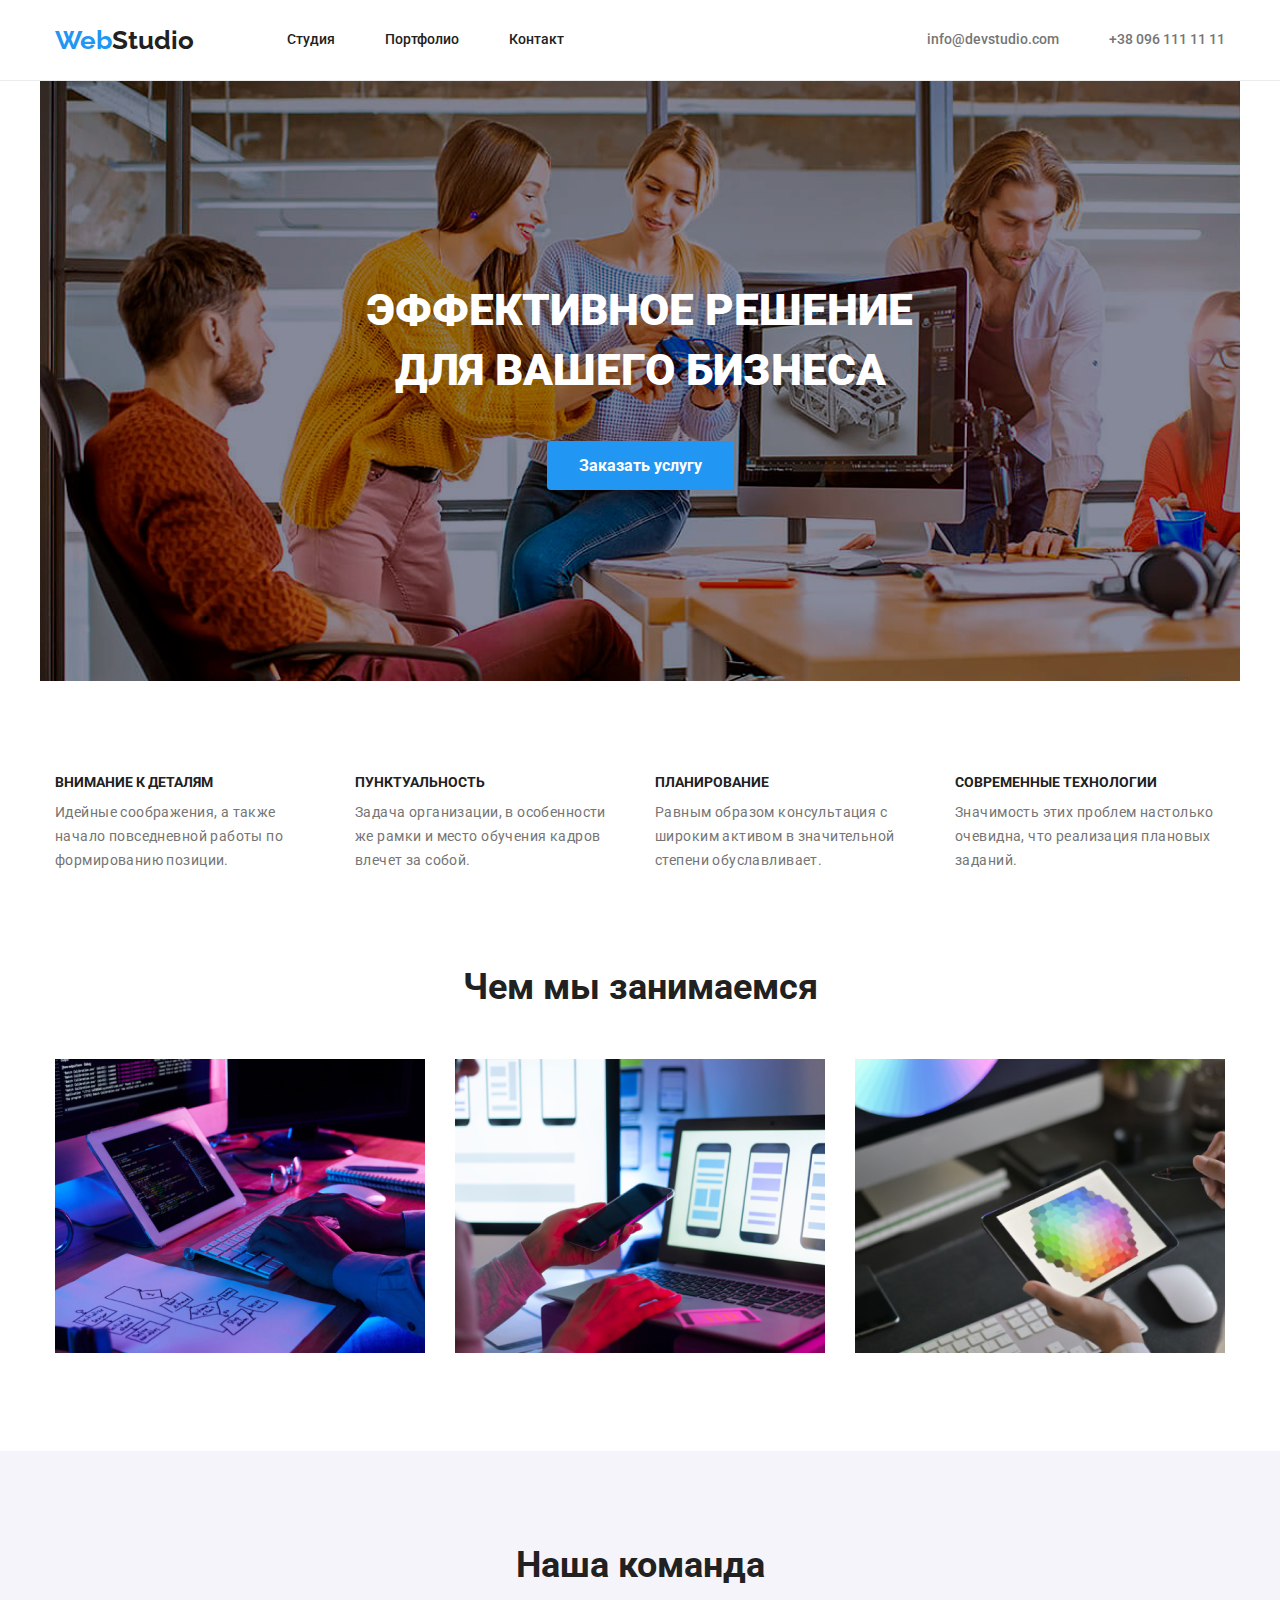
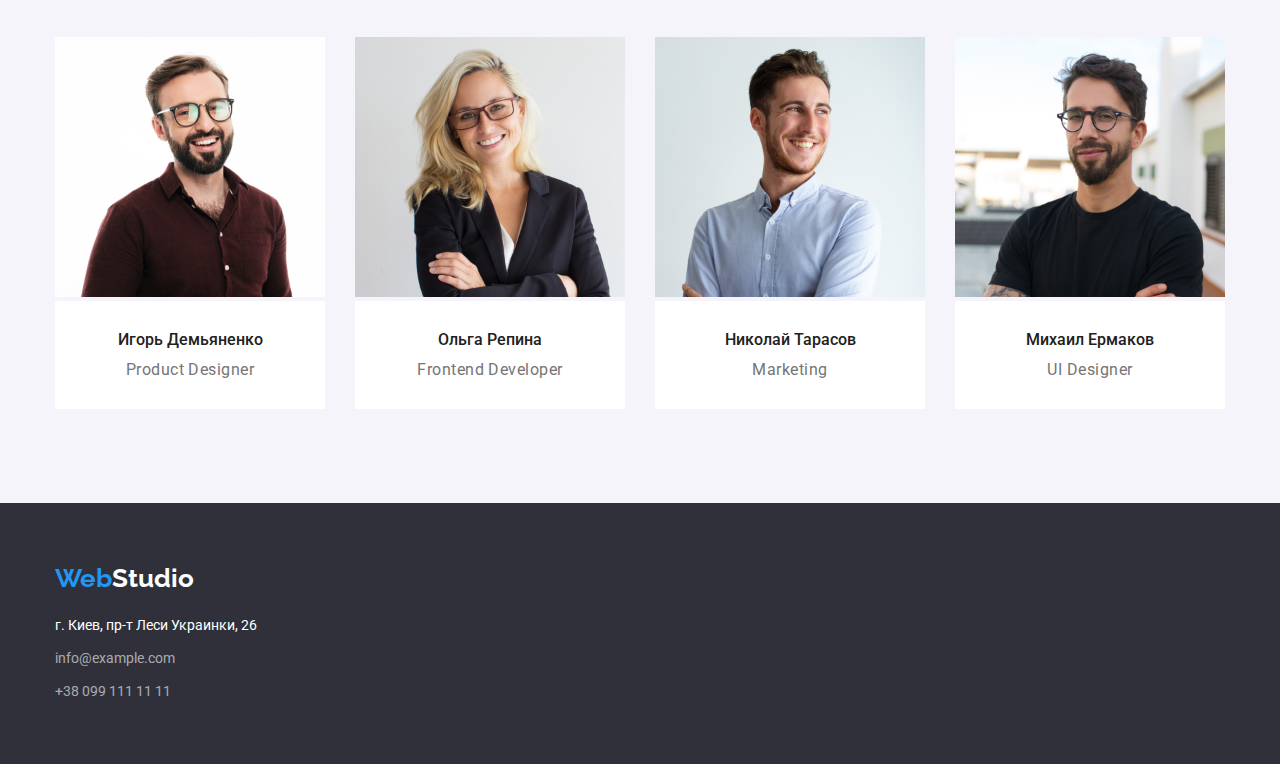
<file: index.html>
<!DOCTYPE html>
<html lang="ru">

<head>
    <meta charset="UTF-8">
    <meta http-equiv="X-UA-Compatible" content="IE=edge">
    <meta name="viewport" content="width=device-width, initial-scale=1.0">
    <title>Document</title>
  
    <link rel="preconnect" href="https://fonts.googleapis.com">
    <link rel="preconnect" href="https://fonts.gstatic.com" crossorigin>
    <link
        href="https://fonts.googleapis.com/css2?family=Montserrat:wght@400;700&family=Raleway:wght@700&family=Roboto:wght@400;500;700;900&display=swap"
        rel="stylesheet">
        <link rel="stylesheet" href="./modern-normalize.css">
        <link rel="stylesheet" href="./css/style.css">
</head>

<body>
    <!--Шапка  -->
    <header>
            <div class="header container">
            <!-- <div class="main-nav"> -->
                <nav class="nav">
                    <!-- логотип -->
                    <a href="#" class="logo">
                        <span class="primery-logo">Web</span>Studio
                    </a>
                    <!-- список навигации -->
                    <ul class="nav-link">
                        <li class="nav-item"><a href="./index.html">Студия</a></li>
                        <li class="nav-item"><a href="./portfolio.html">Портфолио</a></li>
                        <li class="nav-item"><a href="">Контакт</a></li>
                </nav>
                <div class="auth-nav">
                    <a class="header-kontacts" href="info@devstudio.com">info@devstudio.com</a>
                    <a class="header-kontacts" href="+38-096-111-11-11">+38 096 111 11 11</a>
                </div>
            </div>
      
        
    </header>
<!-- главный заголовок Эффективные решения для вашего бизнеса-->
    <main>
        
    <section class="">
        <div class="container primery-section">
                <h1 class="main-heading">ЭФФЕКТИВНОЕ РЕШЕНИЕ<br> ДЛЯ ВАШЕГО БИЗНЕСА</h1>
                <button class="button-order-servise" type="button">Заказать услугу</button>
        </div> 
    </section>
        
    
    <!-- особенности -->
    <section class="section">
        <div class="container">
            <h2 class="list-heading">Особенности</h2>
            <ul class="list-link">
                <li class="list-item">
                    <h3 class="list-peculiarities">Внимание к деталям</h3>
                    <p class="list-peculiarities-text">Идейные соображения, а также начало повседневной работы по формированию
                        позиции.</p>
                </li>
                <li class="list-item">
                    <h3 class="list-peculiarities">Пунктуальность</h3>
                    <p class="list-peculiarities-text">Задача организации, в особенности же рамки и место обучения кадров влечет
                        за собой.</p>
                </li>
                <li class="list-item">
                    <h3 class="list-peculiarities">Планирование</h3>
                    <p class="list-peculiarities-text">Равным образом консультация с широким активом в значительной степени
                        обуславливает.</p>
                </li>
                <li class="list-item">
                    <h3 class="list-peculiarities">Современные технологии</h3>
                    <p class="list-peculiarities-text">Значимость этих проблем настолько очевидна, что реализация плановых
                        заданий.</p>
                </li>
            </ul>
        </div>
       
    </section>
    <!-- чем мы занимаемся -->
    <section class="section top">
        <div class="container">
            <h2 class="second-heading">Чем мы занимаемся</h2>
        <ul class="second-list">
            <li class="second-item"><img src="images/img.jpg" alt="компьютер" width="370"> </li>
            <li class="second-item"><img src="images/img.(1).jpg" alt="телефон" width="370"> </li>
            <li class="second-item"><img src="images/img.(2).jpg" alt="планшет" width="370"> </li>
        </ul>
    </div>
       
    
    </section >
    <!-- наша команда -->
  
    <section class="our-comand">
        <div class=" container">
            <h2 class="second-heading">Наша команда</h2>
            <ul class="comand">
                <li class="comand-name"> <img src="images/igor.jpg" alt="Игорь-Демьяненко" width="270">
                   <div class="comand-name-box">
                    <h3>Игорь Демьяненко</h3>
                    <p class="comand-position">Product Designer</p>
                   </div> 
                </li>
                <li class="comand-name"> <img src="images/olga.jpg" alt="Ольга-Репина" width="270">
                   <div class="comand-name-box">
                    <h3>Ольга Репина</h3>
                    <p class="comand-position">Frontend Developer</p>
                   </div> 
                </li>
                <li class="comand-name"> <img src="images/nikolai.jpg" alt="Николай-Тарасов" width="270">
                   <div class="comand-name-box">
                    <h3>Николай Тарасов</h3>
                    <p class="comand-position">Marketing</p>
                   </div> 
                </li>
                <li class="comand-name"> <img src="images/mihail.jpg" alt="Михаил-Ермаков" width="270">
                   <div class="comand-name-box">
                    <h3>Михаил Ермаков</h3>
                    <p class="comand-position">UI Designer</p>
                   </div> 
                </li>
            </ul>
        </div>
       
    </section>
    <!-- Постоянные клиенты -->
    <!-- <section>
        <h2 class="second-heading">Постоянные клиенты</h2>
    </section> -->
</main>


    
<!-- подвал -->
    <footer class="footer">
        
            <div class="container">
            <a href="#">
                <span class="logo-blue">Web</span><span class="logo-white">Studio </span>
            </a>
            <address class="addres">г. Киев, пр-т Леси Украинки, 26</address>
            <a class="footer-kontakts" href="info@example.com"> info@example.com</a>
            <a class="footer-kontakts" href="+38-099-111-11-11"> +38 099 111 11 11</a>
            <!-- <h2 class="join">присоединяйтесь</h2> -->
        
    </div>
     
       
    </footer>
</body>

</html>
</file>
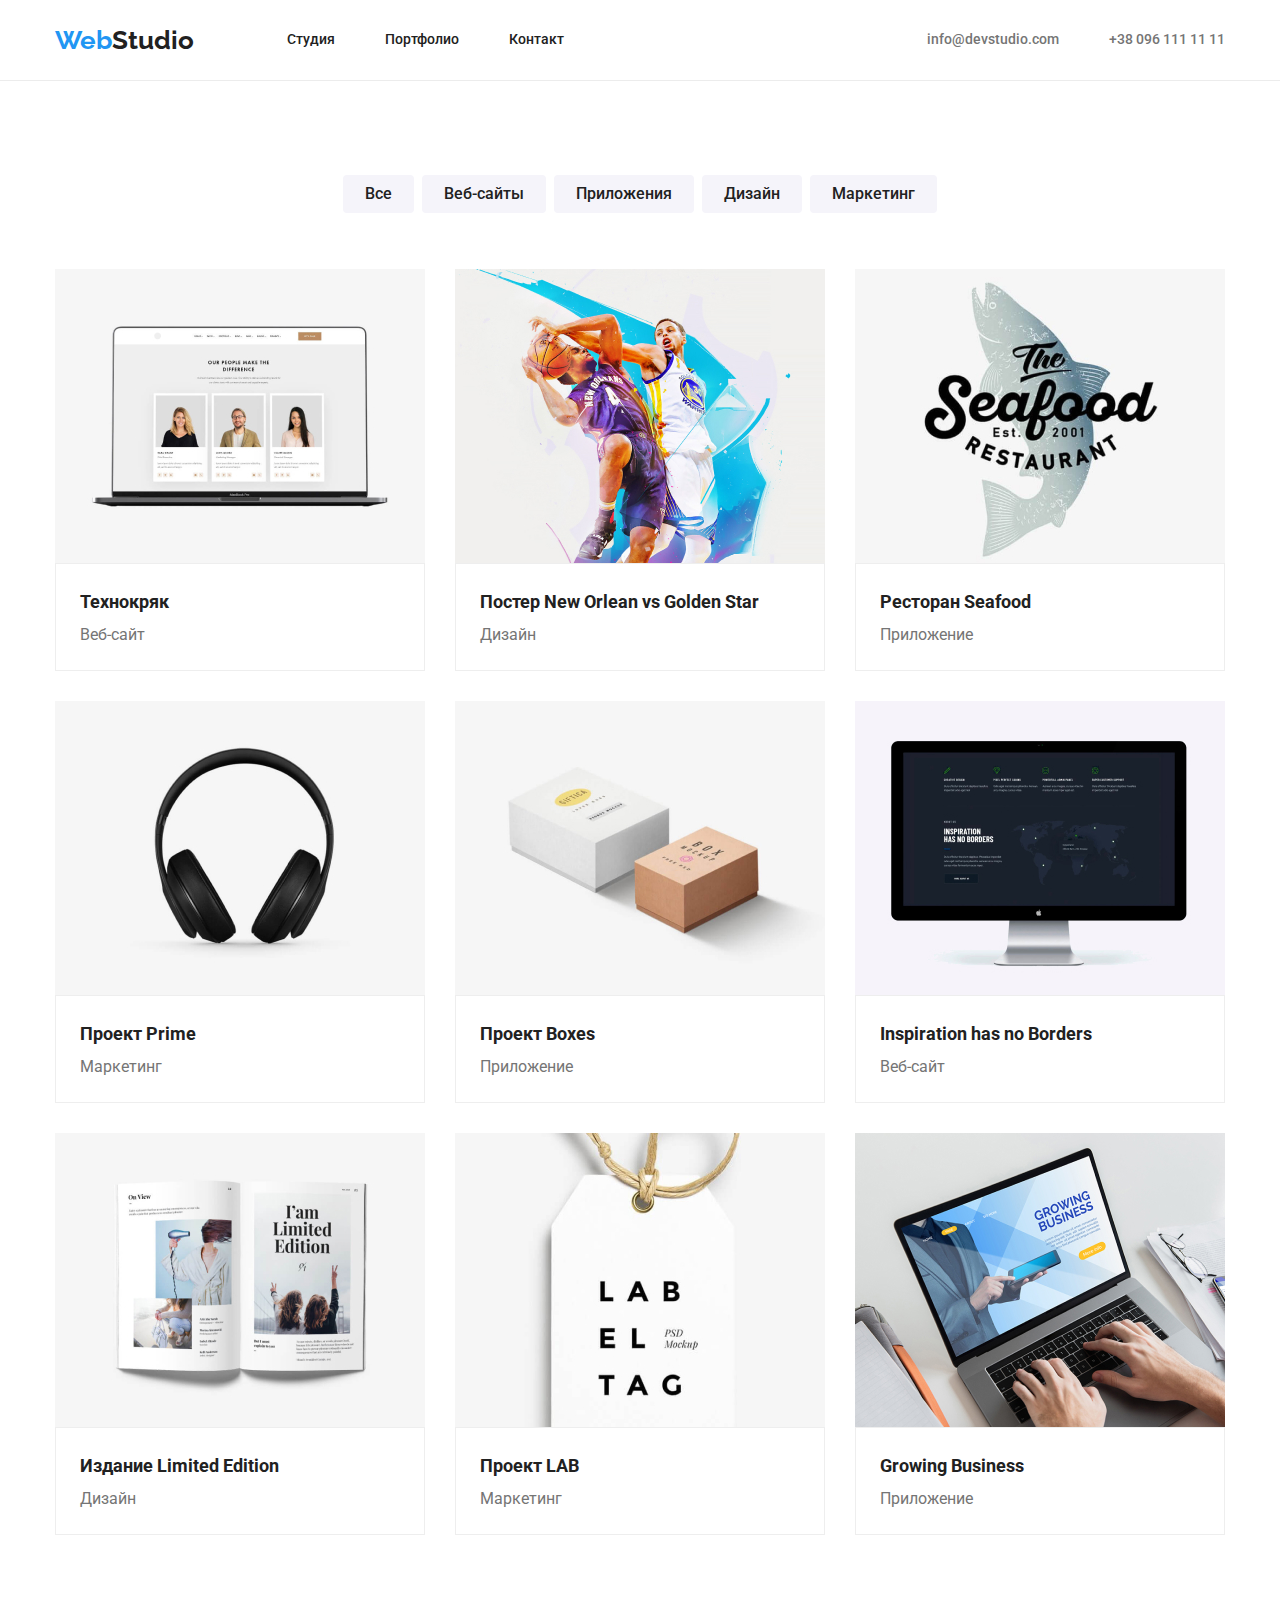
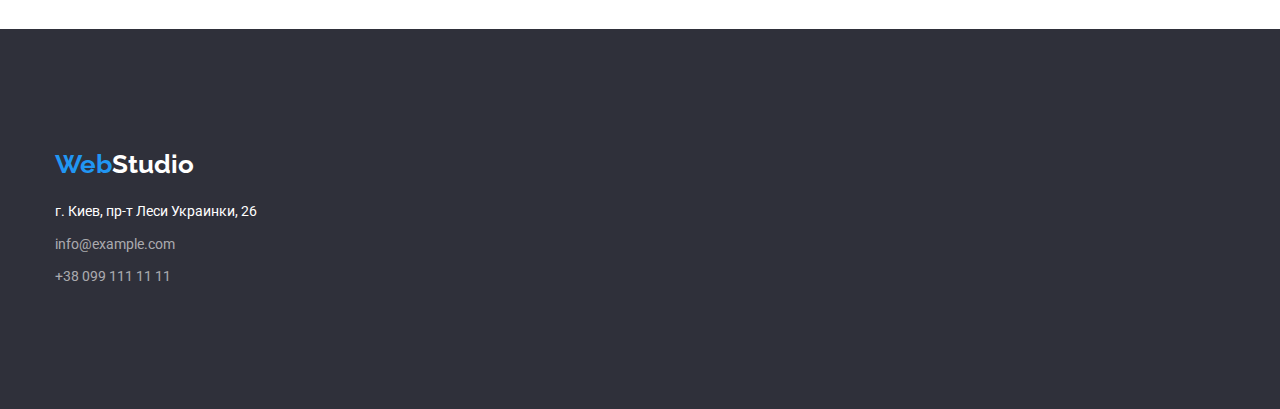
<file: portfolio.html>
<!DOCTYPE html>
<html lang="ru">
<head>
    <meta charset="UTF-8">
    <meta http-equiv="X-UA-Compatible" content="IE=edge">
    <meta name="viewport" content="width=device-width, initial-scale=1.0">
    <title>portfolio</title>
    
    <link rel="preconnect" href="https://fonts.googleapis.com">
    <link rel="preconnect" href="https://fonts.gstatic.com" crossorigin>
    <link href="https://fonts.googleapis.com/css2?family=Montserrat:wght@400;700&family=Raleway:wght@700&family=Roboto:wght@400;500;700;900&display=swap"rel="stylesheet">
    <link rel="stylesheet" href="./modern-normalize.css">
    <link rel="stylesheet" href="./css/style.css">
</head>
<body>
    
      <!--Шапка  -->
    <header>
        <div class="header container">
            <!-- <div class="main-nav"> -->
            <nav class="nav">
                <!-- логотип -->
                <a href="#" class="logo">
                    <span class="primery-logo">Web</span>Studio
                </a>
                <!-- список навигации -->
                <ul class="nav-link">
                    <li class="nav-item"><a href="./index.html">Студия</a></li>
                    <li class="nav-item"><a href="./portfolio.html">Портфолио</a></li>
                    <li class="nav-item"><a href="">Контакт</a></li>
            </nav>
            <div class="auth-nav">
                <a class="header-kontacts" href="info@devstudio.com">info@devstudio.com</a>
                <a class="header-kontacts" href="+38-096-111-11-11">+38 096 111 11 11</a>
            </div>
        </div>
    
    
    </header>

       <main>
    
            <!-- Наши проекты  -->
        <section class="section">
            <div class="container">
            <h1 class="list-heading">Наши проекты</h1>
            
            <ul class="projekt-button-list">
                <li class="projekt-button-item"><button type="button">Все</button></li>
                <li class="projekt-button-item"><button type="button">Веб-сайты </button></li>
                <li class="projekt-button-item"><button type="button">Приложения</button></li>
                <li class="projekt-button-item"><button type="button">Дизайн</button></li>
                <li class="projekt-button-item"><button type="button">Маркетинг</button></li>
            </ul>
       <div class="projekt">
           <ul class="projekt-box-list">
        <li class="projekt-box-item">
            <img class="projekt-box-img" src="images/tehnokryak.jpg" alt="Технокряк" width="370">
            <div class="prjekt-box-text">
                <h2>Технокряк</h2>
                <p>Веб-сайт</p>
             </div> 
           
        </li>
        <li class="projekt-box-item">
            <img class="projekt-box-img" src="images/poster.jpg" alt="Постер New Orlean vs Golden Star" width="370">
            <div class="prjekt-box-text">
                <h2>Постер New Orlean vs Golden Star</h2>
                <p>Дизайн</p>
            </div>  
        </li>
        <li class="projekt-box-item">
            <img class="projekt-box-img" src="images/restaurant.jpg" alt="Ресторан Seafood" width="370">
           <div class="prjekt-box-text">
            <h2>Ресторан Seafood</h2>
            <p>Приложение</p>
           </div>  
        </li>
        <li class="projekt-box-item">
            <img class="projekt-box-img" src="images/prime.jpg" alt="Проект Prime" width="370">
            <div class="prjekt-box-text">
                <h2>Проект Prime</h2>
                <p>Маркетинг</p>
            </div> 
        </li>
        <li class="projekt-box-item">
            <img class="projekt-box-img" src="images/boxes.jpg" alt="Проект Boxes" width="370">
            <div class="prjekt-box-text">
                <h2>Проект Boxes</h2>
                <p>Приложение</p>
            </div> 
        </li>
        <li class="projekt-box-item">
            <img class="projekt-box-img" src="images/komp.jpg" alt="Inspiration has no Borders" width="370">
            <div class="prjekt-box-text">
                <h2>Inspiration has no Borders</h2>
                <p>Веб-сайт</p>
            </div>
        </li>
        <li class="projekt-box-item">
            <img class="projekt-box-img" src="images/limited-edition.jpg" alt="Издание Limited Edition" width="370">
            <div class="prjekt-box-text">
                <h2>Издание Limited Edition</h2>
                <p>Дизайн</p>
            </div> 
        </li>
        <li class="projekt-box-item">
            <img class="projekt-box-img" src="images/lab.jpg" alt="Проект LAB" width="370">
            <div class="prjekt-box-text">
                <h2>Проект LAB</h2>
                <p>Маркетинг</p>
            </div> 
        </li>
        <li class="projekt-box-item">
            <img class="projekt-box-img" src="images/business.jpg" alt="Growing Business" width="370">
            <div class="prjekt-box-text">
                <h2>Growing Business</h2>
                <p>Приложение</p>
            </div> 
        </li>
    </ul>
</div>
    </div>    
        </section>

       </main>
        <!-- подвал -->
        <footer class="footer">
            
                <div class="footer container">
                    <a href="#">
                        <span class="logo-blue">Web</span><span class="logo-white">Studio </span>
                    </a>
                    <address class="addres">г. Киев, пр-т Леси Украинки, 26</address>
                    <a class="footer-kontakts" href="info@example.com"> info@example.com</a>
                    <a class="footer-kontakts" href="+38-099-111-11-11"> +38 099 111 11 11</a>
                    <!-- <h2 class="join">присоединяйтесь</h2> -->
                </div>
            
        
        
        </footer>
        </div>
    
</body>
</html>
</file>
<file: css/style.css>
/* основной цвет текста #757575 */
/* цвет заголовка #212121 */
/* цвет логотипа #2196F3 */
/* вторичный цвет #FFFFFF */
/* цвет фона #E5E5E5 */
/* цвет фона подвала #2F303A  */
/* цвет фона "Наша команда" #F5F4FA */

:root {
  --theme-color: #e5e5e5;
  --text-primery: #757575;
  --text-secondary: #212121;
  --fone-color: #2196f3;
}
*,
*::before,
*::after {
  box-sizing: border-box;
}
body {
  font-family: "Roboto";
  background-color: ffffff;
}
h1,
h2,
h3,
h4,
h5,
h6,
p,
ul,
li {
  margin: 0; /* нулевая граница */
  padding: 0; /* нулевые отступы */
  border: 0; /* больше всего для картинок в IE6 */
  outline: 0; /* точечная граница вокруг ссылок в Firefox */
  font-size: 100%;
  vertical-align: baseline;
  background: transparent;
}
button {
  padding: 0;
  border: none;
  font: inherit;
  color: inherit;
  background-color: transparent;
}
ul {
  list-style: none;
}
a {
  text-decoration: none;
  color: var(--text-secondary);
}
.container {
  width: 1200px;
  margin: 0 auto;
  padding: 0 15px;
  /* outline: 1px solid #212121; */
}
.normal {
  padding-top: 0px;
}
.section {
  padding-top: 94px;
  padding-bottom: 94px;
}
.top {
  padding-top: 0px;
}
header {
  border-bottom: 1px solid #ececec;
}
.header {
  background-color: #ffffff;

  height: 80px;
  display: flex;
  align-items: center;
}

.nav {
  display: flex;
  align-items: center;
}
/* логотип */
.logo {
  font-family: "Raleway";
  font-weight: bold;
  font-style: normal;
  font-size: 26px;
  line-height: 1.19;
  color: var(--text-secondary);
}

.primery-logo {
  font-family: "Raleway";
  font-weight: bold;
  font-style: normal;
  font-size: 26px;
  line-height: 1.19;
  color: var(--fone-color);
}
/* навигация */
.nav-link {
  margin-left: 93px;
  display: flex;
}
.nav-link .nav-item:not(:last-child) {
  margin-right: 50px;
}

.nav-link .nav-item {
  display: block;

  color: var(--text-secondary);
  font-weight: 500;
  font-style: normal;
  font-size: 14px;
  line-height: 1.14;
}
.nav-link .nav-item :hover,
.nav-link .nav-item :focus {
  color: var(--fone-color);
}
/* контакты */
.auth-nav {
  display: flex;
  margin-left: auto;
}

.header-kontacts:not(:last-child) {
  display: block;
  margin-right: 50px;
}
.header-kontacts {
  color: var(--text-primery);
  font-weight: 500;
  font-style: normal;
  font-size: 14px;
  line-height: 1.14;
}
.header-kontacts:hover,
.header-kontacts:focus {
  color: var(--fone-color);
}
/* главный заголовок Эффективные решения для вашего бизнеса */
.main-heading {
  text-align: center;
  /* padding-top: 200px; */

  font-weight: 900;
  font-style: normal;
  font-size: 44px;
  line-height: 1.36;
  color: #ffffff;
}
.primery-section {
  /* margin: 0 auto; */
  height: 600px;
  padding-top: 200px;

  background-color: rgba(47, 48, 58, 0.4);
  background-image: url(../images/background-img.png);
}
.button-order-servise {
  display: block;
  margin-left: auto;
  margin-right: auto;
  margin-top: 40px;
  padding: 10px 32px;
  border-radius: 4px;

  color: #ffffff;
  font-family: "roboto";
  font-weight: 700;
  background-color: var(--fone-color);
  font-style: normal;
  font-size: 16px;
  line-height: 1.85;
}
/* особености */
.list-heading {
  /* margin-top: 0px; */
  display: none;
}
.list-link {
  display: flex;
  /* margin-top: 94px; */
}

.list-link .list-item:not(:last-child) {
  margin-right: 30px;
}
.list-link .list-item {
  justify-content: center;
}
.list-peculiarities {
  text-transform: uppercase;
  color: var(--text-secondary);
  font-weight: 700;
  font-style: normal;
  font-size: 14px;
  line-height: 1.14;
}

.list-peculiarities-text {
  margin-top: 10px;
  width: 270px;
  color: var(--text-primery);
  font-weight: 400;
  font-style: normal;
  font-size: 14px;
  line-height: 1.71;
  letter-spacing: 0.03em;
}
/* чем мы занимаемся */
.second-heading {
  text-align: center;
  margin-bottom: 50px;

  color: var(--text-secondary);
  font-weight: 700;
  font-style: normal;
  font-size: 36px;
  line-height: 1.16;
}
.second-list {
  justify-content: center;
  display: flex;
  margin-top: 50px;
}
.second-item:not(:last-child) {
  justify-content: center;
  margin-right: 30px;
}
/* наша команда */
.comand {
  justify-content: center;
  display: flex;
  margin-left: -15px;
  margin-right: -15px;
}
.our-comand {
  padding-top: 94px;
  padding-bottom: 94px;
  background-color: #f5f4fa;
  margin: 0 auto;
}
.comand-name-box {
  padding-top: 30px;
  padding-bottom: 30px;
  text-align: center;
  background-color: #ffffff;
}
.comand > li > .comand-name-box > h3 {
  /* padding-top: 30px;
  text-align: center; */

  color: var(--text-secondary);
  font-weight: 500;
  font-style: normal;
  font-size: 16px;
  line-height: 1.18;
}
/* .comand > li > p {
  /* padding-top: 10px;
  text-align: center; */

/* font-weight: normal;
  font-size: 16px;
  line-height: 1, 18;
  text-align: center;
  letter-spacing: 0.03em;
} */
.comand-position {
  padding-top: 10px;

  color: var(--text-primery);
  font-style: normal;
  font-weight: normal;
  font-size: 16px;
  line-height: 19px;
  /* identical to box height */

  text-align: center;
  letter-spacing: 0.03em;
}
.comand .comand-name {
  justify-content: space-evenly;
}
.comand .comand-name:not(:last-child) {
  margin-right: 30px;
}

/* подвал */
.logo-blue {
  color: var(--fone-color);
  font-weight: 700;
  font-family: "Raleway";
  font-style: normal;
  font-size: 26px;
  line-height: 1.19;
}
.logo-white {
  color: #ffffff;
  font-family: "Raleway";
  font-weight: 700;
  font-style: normal;
  font-size: 26px;
  line-height: 1.19;
}
.footer {
  margin: 0px auto;
  display: flex;
  flex-direction: column;

  padding-top: 60px;
  padding-bottom: 60px;

  background-color: #2f303a;
}
.addres {
  margin-top: 20px;

  color: #ffffff;
  font-weight: 400;
  font-style: normal;
  font-size: 14px;
  line-height: 1.71;
}
.footer-kontakts {
  margin-top: 9px;
  display: block;

  color: rgba(255, 255, 255, 0.6);
  font-weight: 400;
  font-style: normal;
  font-size: 14px;
  line-height: 1.71;
}
/* .join {
  color: #ffffff;
  font-weight: 700;
  font-style: normal;
  font-size: 14px;
  line-height: 1.14;
} */

/* Портфолио */

.projekt-button-list {
  display: flex;
  justify-content: center;
  margin-bottom: 56px;
}
.projekt-button-list .projekt-button-item:not(:last-child) {
  margin-right: 8px;
}

.projekt-button-item {
  padding: 6px 22px;

  color: var(--text-secondary);
  font-weight: 500;
  font-family: "Roboto";
  background-color: #f5f4fa;
  border-radius: 4px;
  border: none;
  font-style: normal;
  font-size: 16px;
  line-height: 1.62;
}
.projekt-button-item:hover,
.projekt-button-item:focus {
  color: #ffffff;
  background-color: var(--fone-color);
}
.projekt {
  justify-content: center;
}
.projekt-box-list {
  display: flex;

  flex-wrap: wrap;
  margin-left: -30px;
  margin-top: -30px;
  padding: 0;
}
.projekt-box-item {
  flex-basis: calc((100% - 90px) / 3);
  margin-left: 30px;
  margin-top: 30px;
}
.projekt-box-list .projekt-box-img {
  display: block;
}
.prjekt-box-text {
  background: #ffffff;
  border: 1px solid #eeeeee;
  box-sizing: border-box;
  padding: 20px 24px;
}
.projekt-box-list h2 {
  /* text-align: center; */

  color: var(--text-secondary);
  font-weight: 700;
  font-style: normal;
  font-size: 18px;
  line-height: 2;
}
.projekt-box-list p {
  /* text-align: center; */

  color: var(--text-primery);
  font-weight: normal;
  font-style: normal;
  font-size: 16px;
  line-height: 1.87;
}
</file>
